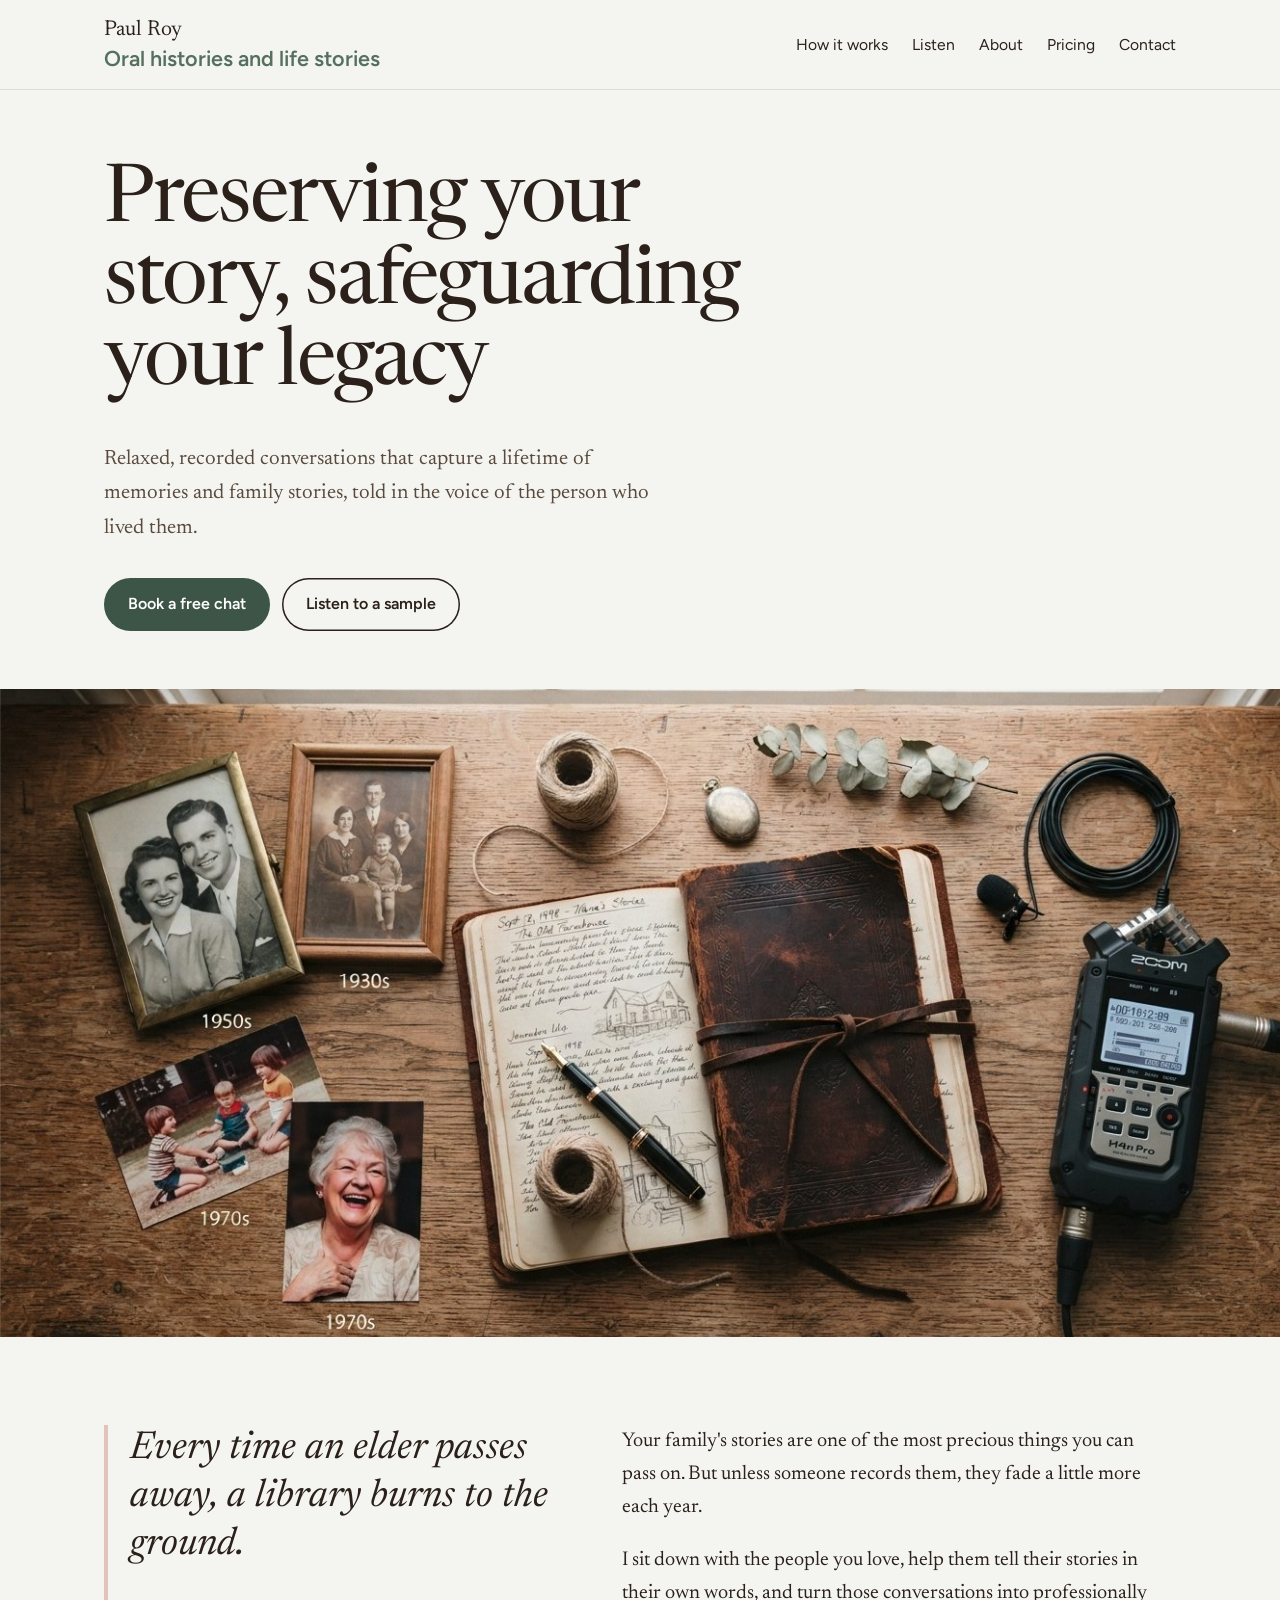
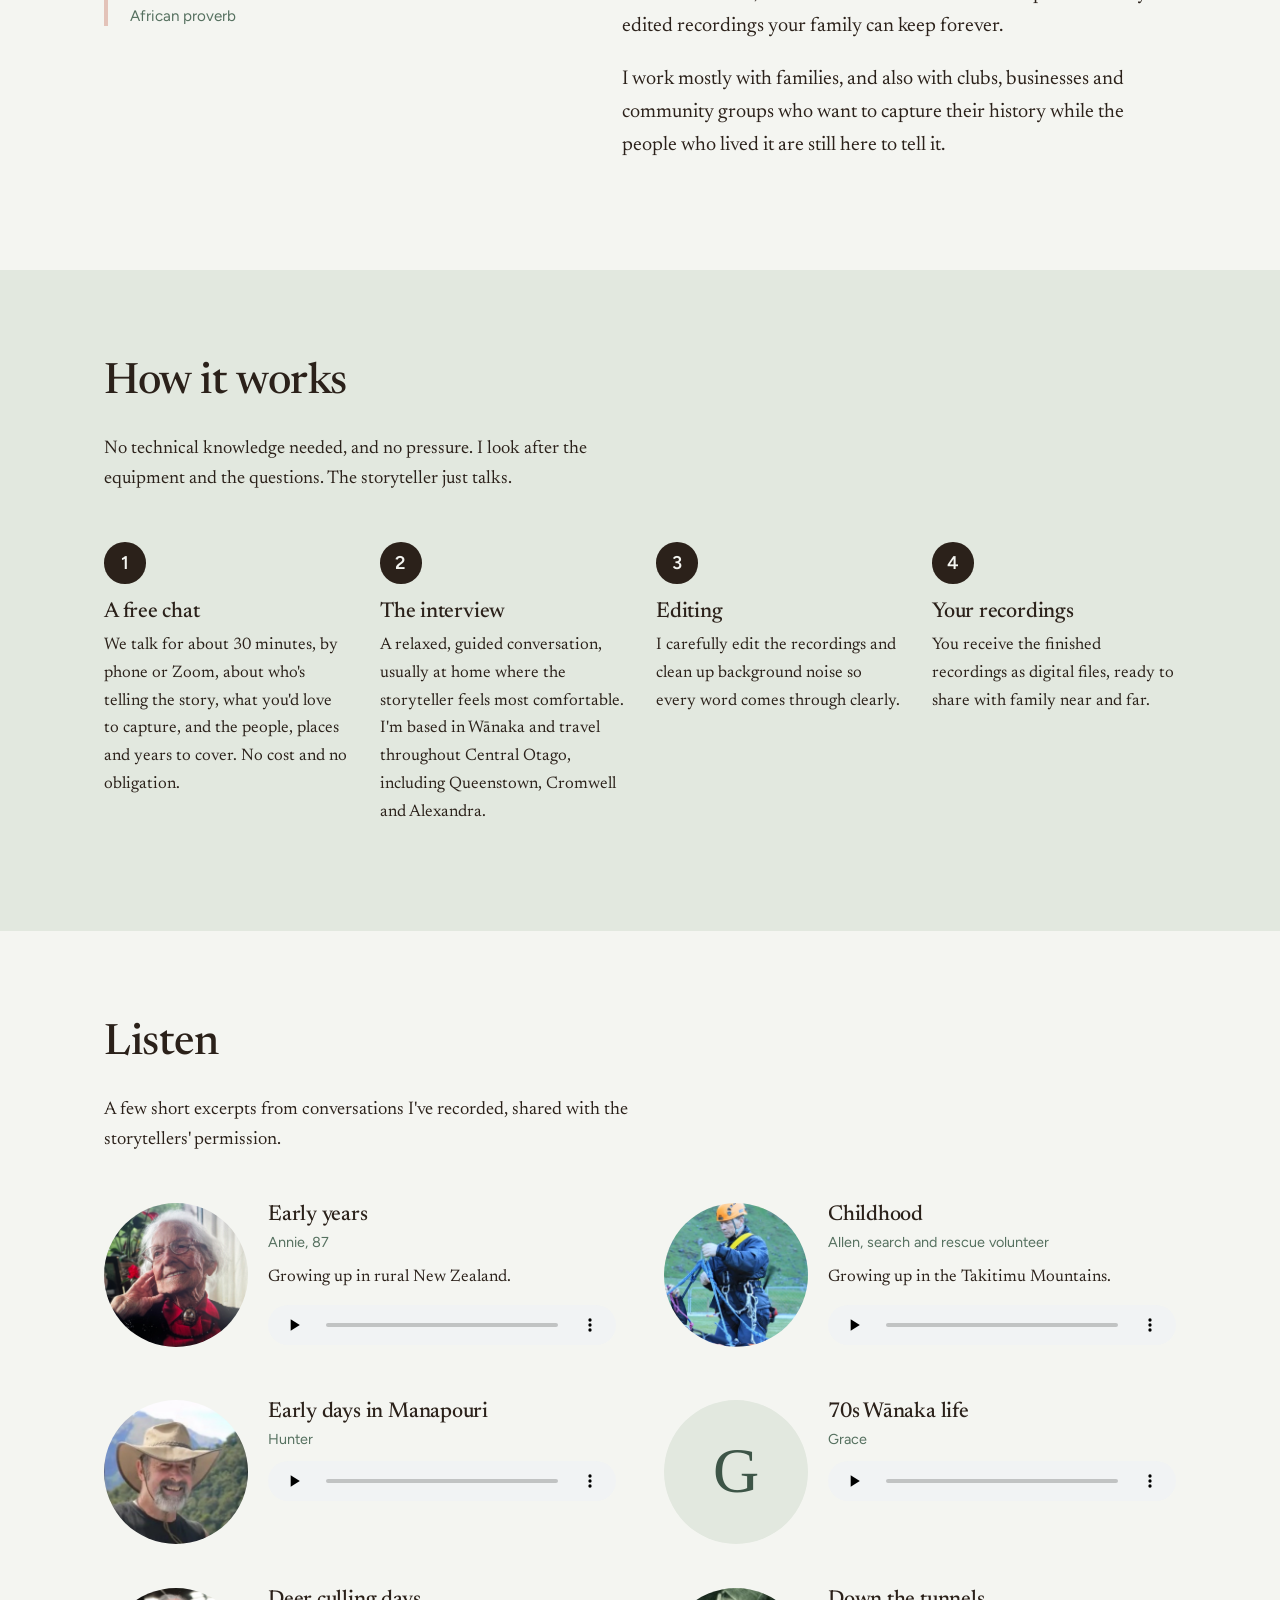
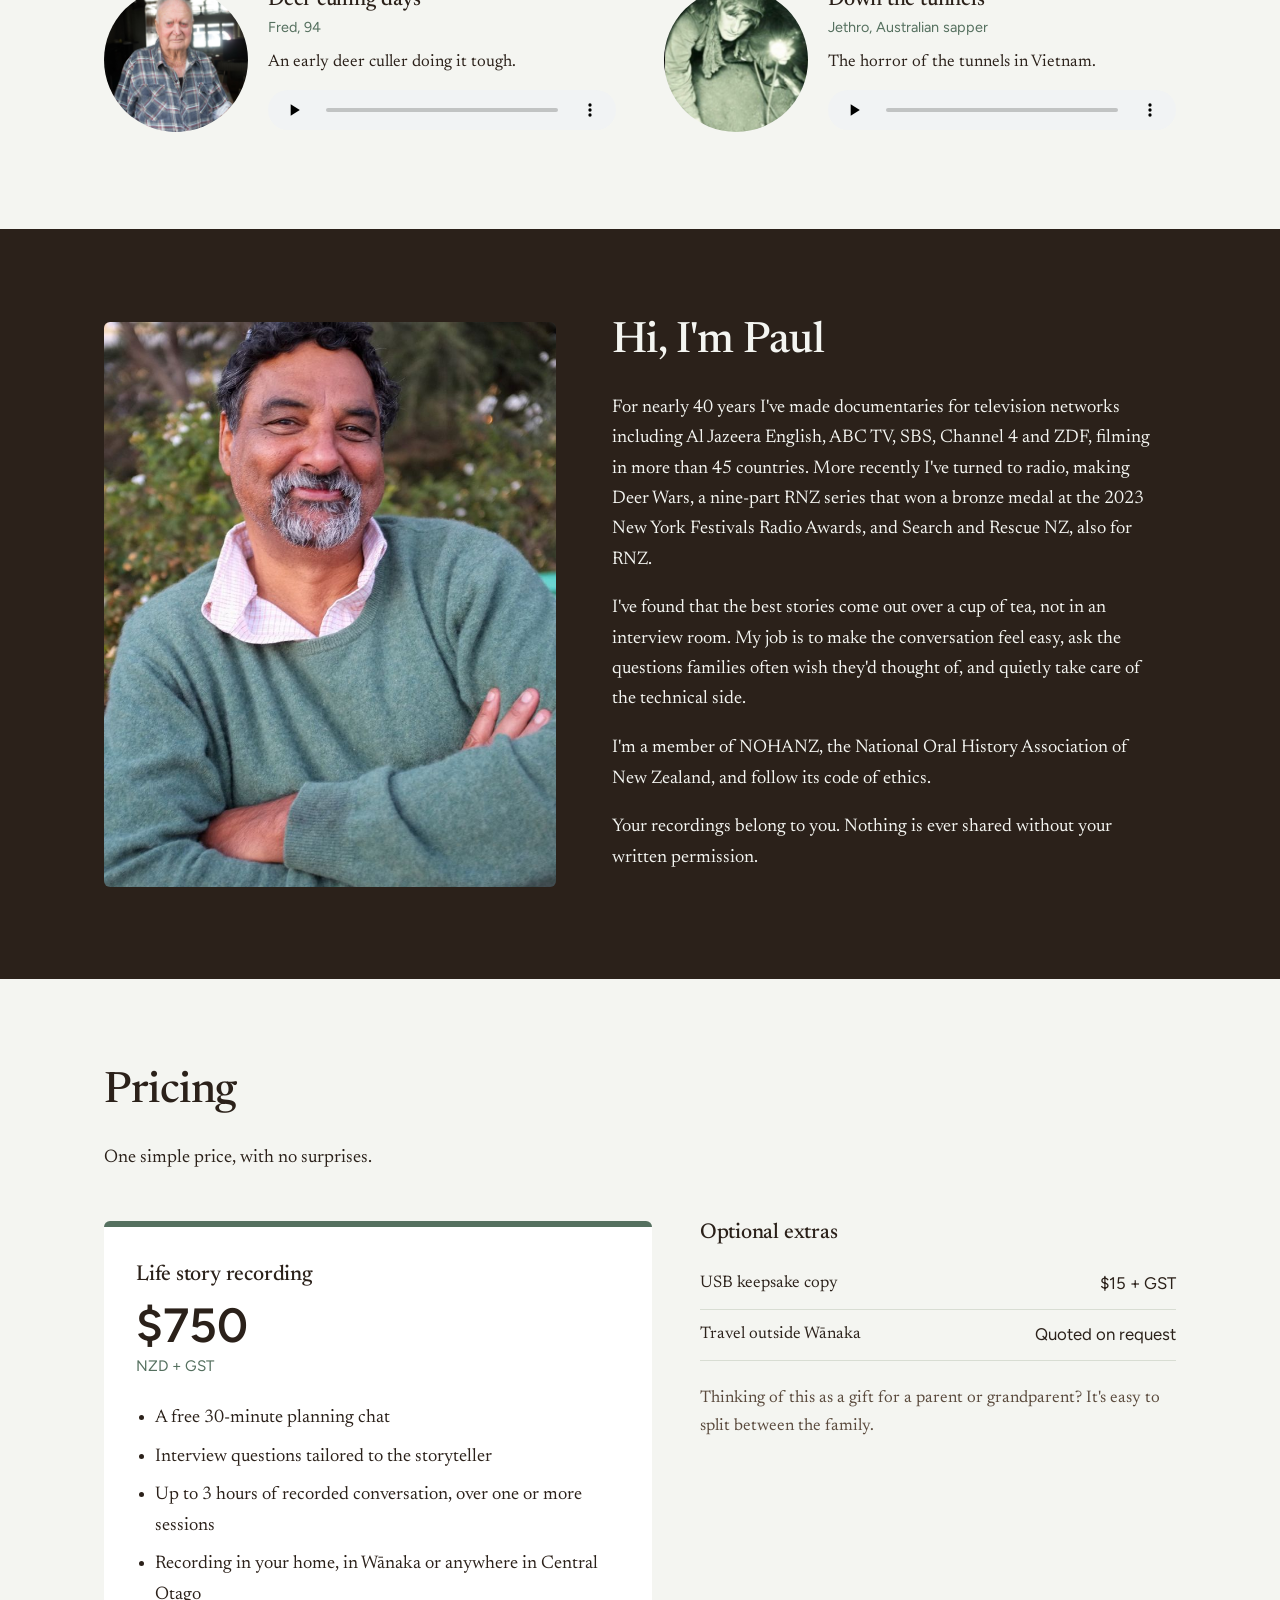
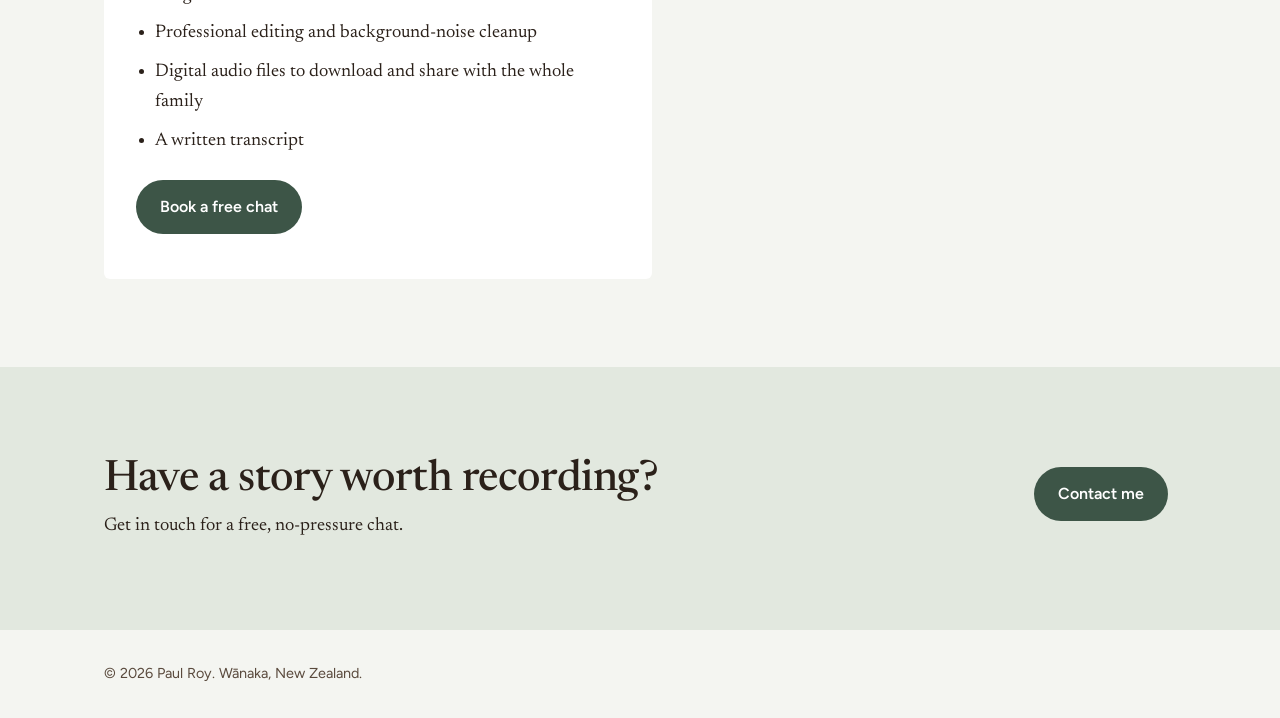
<file: index.html>
<!DOCTYPE html>
<html lang="en-NZ">
<head>
<meta charset="utf-8">
<meta name="viewport" content="width=device-width, initial-scale=1">
<meta name="google-site-verification" content="POAaDpMWw9O-GvE9AEU9MNWPxgPZ7vFk4W-2H9gzs_Y" />
<script async src="https://www.googletagmanager.com/gtag/js?id=G-YC74P72GH6"></script>
<script>
  window.dataLayer = window.dataLayer || [];
  function gtag(){dataLayer.push(arguments);}
  gtag('js', new Date());
  gtag('config', 'G-YC74P72GH6');
</script>
<title>Paul Roy | Oral histories and life stories, Wānaka and Central Otago</title>
<meta name="description" content="Paul Roy records family life stories and oral histories in Wānaka and across Central Otago. Relaxed, guided conversations, professionally edited and kept for future generations.">
<link rel="preconnect" href="https://fonts.googleapis.com">
<link rel="preconnect" href="https://fonts.gstatic.com" crossorigin>
<link href="https://fonts.googleapis.com/css2?family=Figtree:wght@400;600&family=Newsreader:ital,opsz,wght@0,6..72,400;0,6..72,500;1,6..72,400&display=swap" rel="stylesheet">
<link rel="stylesheet" href="style.css?v=4">
<link rel="icon" href="favicon.svg" type="image/svg+xml">
<link rel="canonical" href="https://lifestories.org.nz/">
<meta property="og:type" content="website">
<meta property="og:site_name" content="Paul Roy">
<meta property="og:title" content="Paul Roy | Oral histories and life stories, Wānaka and Central Otago">
<meta property="og:description" content="Paul Roy records family life stories and oral histories in Wānaka and across Central Otago. Relaxed, guided conversations, professionally edited and kept for future generations.">
<meta property="og:url" content="https://lifestories.org.nz/">
<meta property="og:image" content="https://lifestories.org.nz/images/share.jpg">
<meta property="og:image:width" content="1200">
<meta property="og:image:height" content="630">
<meta property="og:image:alt" content="Old family photographs, a leather journal and an audio recorder on a wooden desk">
<meta property="og:locale" content="en_NZ">
<meta name="twitter:card" content="summary_large_image">
<script type="application/ld+json">
{
  "@context": "https://schema.org",
  "@type": "ProfessionalService",
  "name": "Paul Roy, oral histories and life stories",
  "description": "Recorded family life stories and oral histories in Wānaka and across Central Otago.",
  "url": "https://lifestories.org.nz/",
  "image": "https://lifestories.org.nz/images/share.jpg",
  "email": "paulroy41@gmail.com",
  "telephone": "+64273229593",
  "address": {"@type": "PostalAddress", "addressLocality": "Wānaka", "addressCountry": "NZ"},
  "areaServed": "Central Otago, New Zealand",
  "founder": {"@type": "Person", "name": "Paul Roy", "sameAs": "https://www.paulroy41.com/"},
  "makesOffer": {"@type": "Offer", "name": "Life story recording", "price": "750", "priceCurrency": "NZD"}
}
</script>
</head>
<body>
<header class="site-header">
  <div class="wrap">
    <a class="brand" href="index.html">Paul Roy<small>Oral histories and life stories</small></a>
    <nav aria-label="Main">
      <ul class="nav">
        <li><a href="index.html#how">How it works</a></li>
        <li><a href="index.html#listen">Listen</a></li>
        <li><a href="index.html#about">About</a></li>
        <li><a href="index.html#pricing">Pricing</a></li>
        <li><a href="contact.html">Contact</a></li>
      </ul>
    </nav>
  </div>
</header>

<main>
  <section class="hero">
    <div class="wrap">
      <div class="hero-text">
        <h1>Preserving your story, safeguarding your legacy</h1>
        <p>Relaxed, recorded conversations that capture a lifetime of memories and family stories, told in the voice of the person who lived them.</p>
        <a class="btn" href="contact.html">Book a free chat</a>
        <a class="btn btn-quiet" href="#listen">Listen to a sample</a>
      </div>
    </div>
    <img class="hero-photo" src="images/hero.jpg" alt="Old family photographs, a leather journal and an audio recorder laid out on a wooden desk" width="1328" height="769">
  </section>

  <section class="section why">
    <div class="wrap">
      <blockquote>
        <p>Every time an elder passes away, a library burns to the ground.</p>
        <footer>African proverb</footer>
      </blockquote>
      <div class="body">
        <p>Your family's stories are one of the most precious things you can pass on. But unless someone records them, they fade a little more each year.</p>
        <p>I sit down with the people you love, help them tell their stories in their own words, and turn those conversations into professionally edited recordings your family can keep forever.</p>
        <p>I work mostly with families, and also with clubs, businesses and community groups who want to capture their history while the people who lived it are still here to tell it.</p>
      </div>
    </div>
  </section>

  <section class="section process" id="how">
    <div class="wrap">
      <div class="lede">
        <h2>How it works</h2>
        <p>No technical knowledge needed, and no pressure. I look after the equipment and the questions. The storyteller just talks.</p>
      </div>
      <ol class="steps">
        <li>
          <h3>A free chat</h3>
          <p>We talk for about 30 minutes, by phone or Zoom, about who's telling the story, what you'd love to capture, and the people, places and years to cover. No cost and no obligation.</p>
        </li>
        <li>
          <h3>The interview</h3>
          <p>A relaxed, guided conversation, usually at home where the storyteller feels most comfortable. I'm based in Wānaka and travel throughout Central Otago, including Queenstown, Cromwell and Alexandra.</p>
        </li>
        <li>
          <h3>Editing</h3>
          <p>I carefully edit the recordings and clean up background noise so every word comes through clearly.</p>
        </li>
        <li>
          <h3>Your recordings</h3>
          <p>You receive the finished recordings as digital files, ready to share with family near and far.</p>
        </li>
      </ol>
    </div>
  </section>

  <section class="section listen" id="listen">
    <div class="wrap">
      <div class="lede">
        <h2>Listen</h2>
        <p>A few short excerpts from conversations I've recorded, shared with the storytellers' permission.</p>
      </div>
      <ul class="episode-list">
        <li class="episode">
          <img src="images/interview-4.jpg" alt="An elderly woman smiling at home" width="144" height="144" loading="lazy">
          <div>
            <h3>Early years</h3>
            <div class="meta">Annie, 87</div>
            <p>Growing up in rural New Zealand.</p>
            <audio controls preload="none" src="audio/interview-4.mp3">Your browser can't play this clip.</audio>
          </div>
        </li>
        <li class="episode">
          <img src="images/interview-3.jpg" alt="Allen, in search and rescue gear" width="144" height="144" loading="lazy">
          <div>
            <h3>Childhood</h3>
            <div class="meta">Allen, search and rescue volunteer</div>
            <p>Growing up in the Takitimu Mountains.</p>
            <audio controls preload="none" src="audio/interview-3.mp3">Your browser can't play this clip.</audio>
          </div>
        </li>
        <li class="episode">
          <img src="images/interview-5.jpg" alt="Hunter, smiling in a wide-brimmed hat in front of bush-covered mountains" width="144" height="144" loading="lazy">
          <div>
            <h3>Early days in Manapouri</h3>
            <div class="meta">Hunter</div>
            <audio controls preload="none" src="audio/interview-5.mp3">Your browser can't play this clip.</audio>
          </div>
        </li>
        <li class="episode">
          <img src="images/interview-6.svg" alt="" width="144" height="144" loading="lazy">
          <div>
            <h3>70s Wānaka life</h3>
            <div class="meta">Grace</div>
            <audio controls preload="none" src="audio/interview-6.mp3">Your browser can't play this clip.</audio>
          </div>
        </li>
        <li class="episode">
          <img src="images/interview-1.jpg" alt="Fred, a deer culler" width="144" height="144" loading="lazy">
          <div>
            <h3>Deer culling days</h3>
            <div class="meta">Fred, 94</div>
            <p>An early deer culler doing it tough.</p>
            <audio controls preload="none" src="audio/interview-1.mp3">Your browser can't play this clip.</audio>
          </div>
        </li>
        <li class="episode">
          <img src="images/interview-2.jpg" alt="Jethro, a Vietnam War tunnel rat" width="144" height="144" loading="lazy">
          <div>
            <h3>Down the tunnels</h3>
            <div class="meta">Jethro, Australian sapper</div>
            <p>The horror of the tunnels in Vietnam.</p>
            <audio controls preload="none" src="audio/interview-2.mp3">Your browser can't play this clip.</audio>
          </div>
        </li>
      </ul>
    </div>
  </section>

  <section class="section meet" id="about">
    <div class="wrap">
      <img src="images/portrait.jpg" alt="Paul Roy, smiling, sitting on a garden bench" width="800" height="1000" loading="lazy">
      <div class="body">
        <h2>Hi, I'm Paul</h2>
        <p>For nearly 40 years I've made documentaries for television networks including Al Jazeera English, ABC TV, SBS, Channel 4 and ZDF, filming in more than 45 countries. More recently I've turned to radio, making Deer Wars, a nine-part RNZ series that won a bronze medal at the 2023 New York Festivals Radio Awards, and Search and Rescue NZ, also for RNZ.</p>
        <p>I've found that the best stories come out over a cup of tea, not in an interview room. My job is to make the conversation feel easy, ask the questions families often wish they'd thought of, and quietly take care of the technical side.</p>
        <p>I'm a member of NOHANZ, the National Oral History Association of New Zealand, and follow its code of ethics.</p>
        <p>Your recordings belong to you. Nothing is ever shared without your written permission.</p>
      </div>
    </div>
  </section>

  <section class="section pricing" id="pricing">
    <div class="wrap">
      <div class="lede">
        <h2>Pricing</h2>
        <p>One simple price, with no surprises.</p>
      </div>
      <div class="package">
        <div class="price-card">
          <h3>Life story recording</h3>
          <p class="amount">$750</p>
          <p class="note">NZD + GST</p>
          <ul>
            <li>A free 30-minute planning chat</li>
            <li>Interview questions tailored to the storyteller</li>
            <li>Up to 3 hours of recorded conversation, over one or more sessions</li>
            <li>Recording in your home, in Wānaka or anywhere in Central Otago</li>
            <li>Professional editing and background-noise cleanup</li>
            <li>Digital audio files to download and share with the whole family</li>
            <li>A written transcript</li>
          </ul>
          <a class="btn" href="contact.html">Book a free chat</a>
        </div>
        <div class="extras">
          <h3>Optional extras</h3>
          <dl>
            <div><dt>USB keepsake copy</dt><dd>$15 + GST</dd></div>
            <div><dt>Travel outside Wānaka</dt><dd>Quoted on request</dd></div>
          </dl>
          <p>Thinking of this as a gift for a parent or grandparent? It's easy to split between the family.</p>
        </div>
      </div>
    </div>
  </section>

  <!-- TESTIMONIALS: switched off until Paul has real ones from real clients.
       To turn on, delete the line that starts with "<!- -" above the section
       and the line that ends with "- ->" below it (written with spaces here).
  <section class="section kind-words">
    <div class="wrap">
      <h2>Kind words</h2>
      <blockquote>"[Quote from a real client]"<cite>[First name, town]</cite></blockquote>
      <blockquote>"[Quote from a real client]"<cite>[First name, town]</cite></blockquote>
    </div>
  </section>
  -->

  <section class="section cta">
    <div class="wrap">
      <div>
        <h2>Have a story worth recording?</h2>
        <p>Get in touch for a free, no-pressure chat.</p>
      </div>
      <a class="btn" href="contact.html">Contact me</a>
    </div>
  </section>
</main>
<footer class="site-footer">
  <div class="wrap">&copy; 2026 Paul Roy. Wānaka, New Zealand.</div>
</footer>
</body>
</html>
</file>
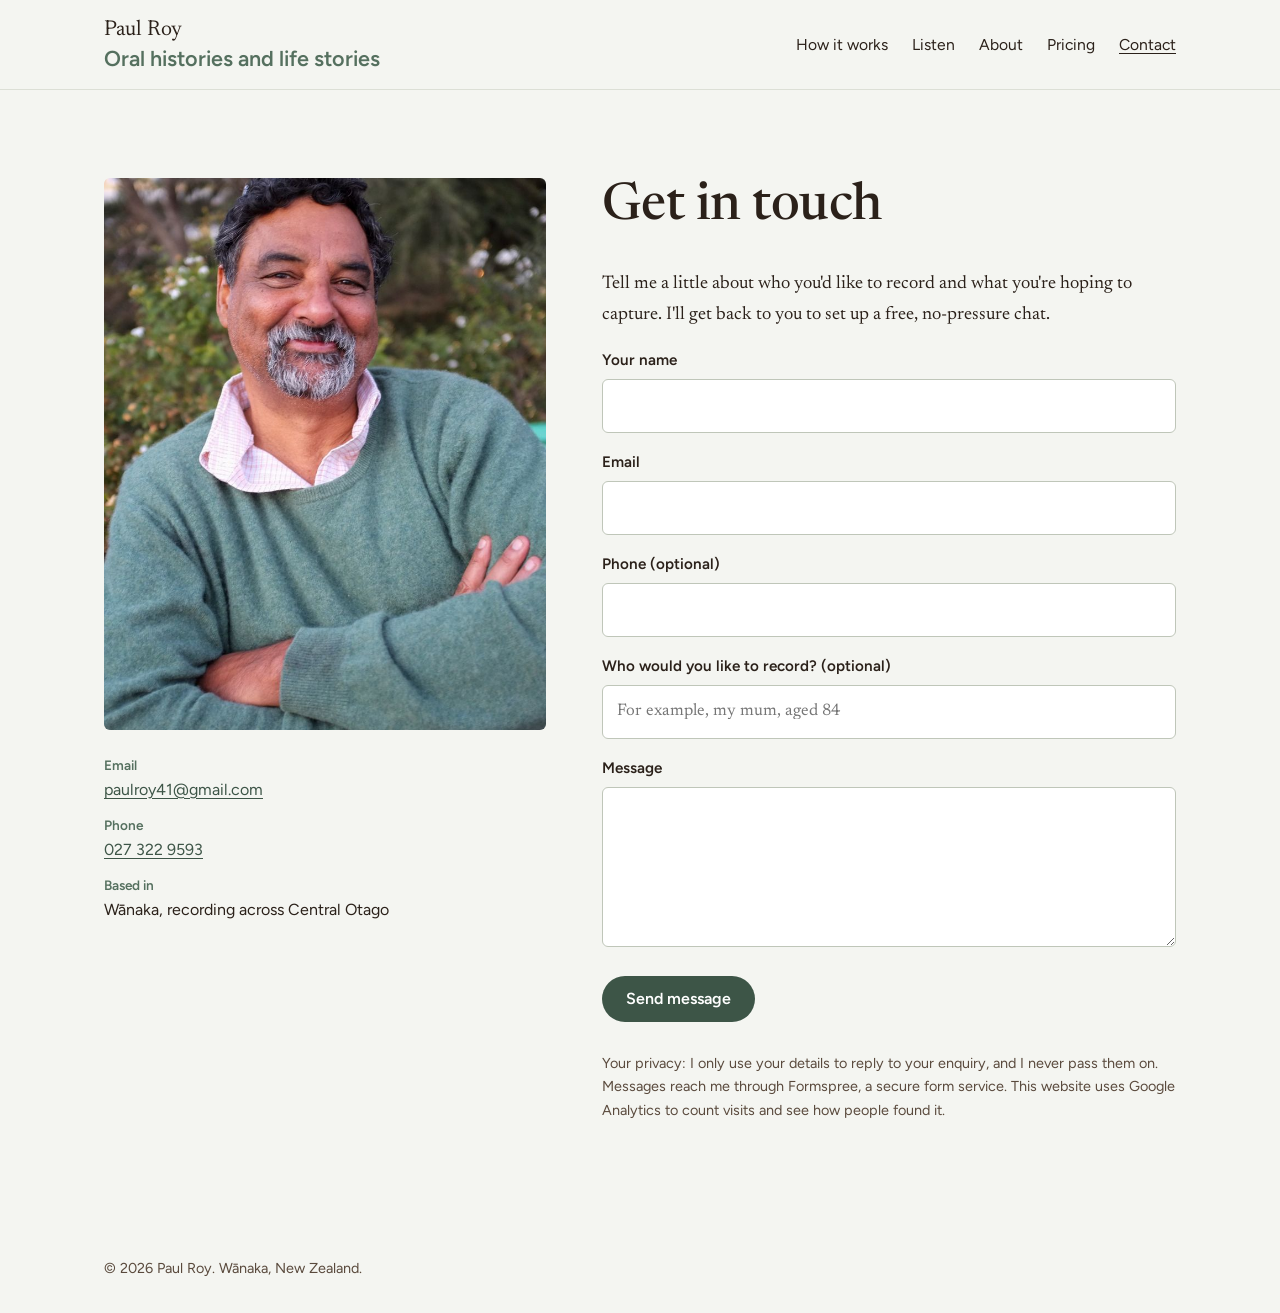
<file: contact.html>
<!DOCTYPE html>
<html lang="en-NZ">
<head>
<meta charset="utf-8">
<meta name="viewport" content="width=device-width, initial-scale=1">
<script async src="https://www.googletagmanager.com/gtag/js?id=G-YC74P72GH6"></script>
<script>
  window.dataLayer = window.dataLayer || [];
  function gtag(){dataLayer.push(arguments);}
  gtag('js', new Date());
  gtag('config', 'G-YC74P72GH6');
</script>
<title>Contact | Paul Roy</title>
<meta name="description" content="Paul Roy records family life stories and oral histories in Wānaka and across Central Otago. Relaxed, guided conversations, professionally edited and kept for future generations.">
<link rel="preconnect" href="https://fonts.googleapis.com">
<link rel="preconnect" href="https://fonts.gstatic.com" crossorigin>
<link href="https://fonts.googleapis.com/css2?family=Figtree:wght@400;600&family=Newsreader:ital,opsz,wght@0,6..72,400;0,6..72,500;1,6..72,400&display=swap" rel="stylesheet">
<link rel="stylesheet" href="style.css?v=4">
<link rel="icon" href="favicon.svg" type="image/svg+xml">
<link rel="canonical" href="https://lifestories.org.nz/contact">
<meta property="og:type" content="website">
<meta property="og:site_name" content="Paul Roy">
<meta property="og:title" content="Contact Paul Roy | Oral histories and life stories">
<meta property="og:description" content="Paul Roy records family life stories and oral histories in Wānaka and across Central Otago. Relaxed, guided conversations, professionally edited and kept for future generations.">
<meta property="og:url" content="https://lifestories.org.nz/contact">
<meta property="og:image" content="https://lifestories.org.nz/images/share.jpg">
<meta property="og:image:width" content="1200">
<meta property="og:image:height" content="630">
<meta property="og:image:alt" content="Old family photographs, a leather journal and an audio recorder on a wooden desk">
<meta property="og:locale" content="en_NZ">
<meta name="twitter:card" content="summary_large_image">
</head>
<body>
<header class="site-header">
  <div class="wrap">
    <a class="brand" href="index.html">Paul Roy<small>Oral histories and life stories</small></a>
    <nav aria-label="Main">
      <ul class="nav">
        <li><a href="index.html#how">How it works</a></li>
        <li><a href="index.html#listen">Listen</a></li>
        <li><a href="index.html#about">About</a></li>
        <li><a href="index.html#pricing">Pricing</a></li>
        <li><a href="contact.html" aria-current="page">Contact</a></li>
      </ul>
    </nav>
  </div>
</header>

<main class="section contact-page">
  <div class="wrap">
    <div>
      <img src="images/portrait.jpg" alt="Paul Roy" width="800" height="1000">
      <ul class="details">
        <li><strong>Email</strong><a href="mailto:paulroy41@gmail.com">paulroy41@gmail.com</a></li>
        <li><strong>Phone</strong><a href="tel:+64273229593">027 322 9593</a></li>
        <li><strong>Based in</strong>Wānaka, recording across Central Otago</li>
      </ul>
    </div>
    <div>
      <h1 style="font-size:clamp(2.2rem,5vw,3.25rem)">Get in touch</h1>
      <p>Tell me a little about who you'd like to record and what you're hoping to capture. I'll get back to you to set up a free, no-pressure chat.</p>
          <form action="https://formspree.io/f/mnpnekzv" method="POST">
        <div><label for="name">Your name</label><input id="name" name="name" type="text" autocomplete="name" required></div>
        <div><label for="email">Email</label><input id="email" name="email" type="email" autocomplete="email" required></div>
        <div><label for="phone">Phone (optional)</label><input id="phone" name="phone" type="tel" autocomplete="tel"></div>
        <div><label for="who">Who would you like to record? (optional)</label><input id="who" name="who" type="text" placeholder="For example, my mum, aged 84"></div>
        <div><label for="message">Message</label><textarea id="message" name="message" required></textarea></div>
        <div><button class="btn" type="submit">Send message</button></div>
      </form>
      <p style="font-family:var(--sans);font-size:.9rem;color:var(--walnut-soft);margin-top:1.25rem">Your privacy: I only use your details to reply to your enquiry, and I never pass them on. Messages reach me through Formspree, a secure form service. This website uses Google Analytics to count visits and see how people found it.</p>
    </div>
  </div>
</main>
<footer class="site-footer">
  <div class="wrap">&copy; 2026 Paul Roy. Wānaka, New Zealand.</div>
</footer>
</body>
</html>
</file>
<file: style.css>
/* ==========================================================
   Paul Roy Oral Histories
   Colours come from the two key photos: the walnut desk,
   the eucalyptus sprig and Paul's jumper, and his shirt collar.
   ========================================================== */
:root {
  --walnut: #2b211a;     /* main text and dark panels */
  --walnut-soft: #5a4a3d;
  --gum: #55705f;        /* eucalyptus green */
  --gum-dark: #3d5547;   /* buttons and links */
  --gum-pale: #e2e8df;   /* soft panels */
  --paper: #f4f5f1;      /* page background */
  --blush: #e3c3b9;      /* small accents only */

  --serif: "Newsreader", Georgia, "Times New Roman", serif;
  --sans: "Figtree", "Helvetica Neue", Arial, sans-serif;

  --measure: 34rem;
  --wide: 70rem;
}

/* ----------------------------------------------------------
   PLACEHOLDER HIGHLIGHT
   Text Paul still needs to fill in is wrapped in
   <span class="ph">. When it's all done, delete this rule.
   ---------------------------------------------------------- */
.ph { background: #fff0a0; color: #3a3200; padding: 0 .2em; border-radius: 2px; }

*, *::before, *::after { box-sizing: border-box; }
html { scroll-behavior: smooth; }
@media (prefers-reduced-motion: reduce) { html { scroll-behavior: auto; } }

body {
  margin: 0;
  background: var(--paper);
  color: var(--walnut);
  font-family: var(--serif);
  font-size: 1.15rem;
  line-height: 1.65;
  -webkit-font-smoothing: antialiased;
}
img { max-width: 100%; height: auto; display: block; }
a { color: var(--gum-dark); text-underline-offset: .18em; }
a:hover { color: var(--walnut); }
:focus-visible { outline: 3px solid var(--gum); outline-offset: 3px; }

h1, h2, h3 { font-weight: 500; line-height: 1.15; margin: 0 0 .6em; letter-spacing: -.01em; }
h2 { font-size: clamp(2rem, 4vw, 2.7rem); }
h3 { font-size: 1.35rem; }
p { margin: 0 0 1em; }

.wrap { max-width: var(--wide); margin: 0 auto; padding: 0 1.5rem; }
.section { padding: 5.5rem 0; }
.lede { max-width: var(--measure); margin-bottom: 3rem; }

/* ---------------- Header ---------------- */
.site-header { font-family: var(--sans); border-bottom: 1px solid #dcdfd6; }
.site-header .wrap {
  display: flex; align-items: center; justify-content: space-between;
  gap: .75rem 1.5rem; padding-top: 1.1rem; padding-bottom: 1.1rem; flex-wrap: wrap;
}
.brand { font-family: var(--serif); font-size: 1.35rem; color: var(--walnut); text-decoration: none; line-height: 1.2; }
.brand small { display: block; font-family: var(--sans); font-size: 1.35rem; font-weight: 600; color: var(--gum); margin-top: .1em; }
.nav { display: flex; flex-wrap: wrap; gap: .5rem 1.5rem; list-style: none; margin: 0; padding: 0; font-size: .98rem; }
.nav a { color: var(--walnut); text-decoration: none; }
.nav a:hover, .nav a[aria-current="page"] { text-decoration: underline; }

/* ---------------- Hero ----------------
   Words first, then the desk photo as a wide banner. */
.hero { padding: 4.5rem 0 0; }
.hero-text { max-width: 44rem; margin-bottom: 3rem; }
.hero h1 {
  font-size: clamp(2.6rem, 6.5vw, 5rem);
  font-weight: 400; line-height: 1.02; letter-spacing: -.025em; margin-bottom: .45em;
}
.hero p { font-size: 1.3rem; color: var(--walnut-soft); max-width: 36rem; margin-bottom: 2rem; }
.hero-photo { width: 100%; max-height: 72vh; object-fit: cover; object-position: center 60%; }

.btn {
  display: inline-block; font-family: var(--sans); font-weight: 600; font-size: 1rem;
  padding: .85rem 1.5rem; border-radius: 999px; background: var(--gum-dark); color: #fff;
  text-decoration: none; border: 0; cursor: pointer; margin: 0 .5rem .6rem 0;
}
.btn:hover { background: var(--walnut); color: #fff; }
.btn-quiet { background: transparent; color: var(--walnut); box-shadow: inset 0 0 0 1.5px var(--walnut); }
.btn-quiet:hover { background: var(--walnut); color: var(--paper); }

/* ---------------- Why it matters ---------------- */
.why .wrap { display: grid; grid-template-columns: 1fr 1.2fr; gap: 3.5rem; align-items: start; }
.why blockquote {
  margin: 0; font-size: clamp(1.7rem, 3.2vw, 2.4rem); line-height: 1.25; font-style: italic;
  border-left: 4px solid var(--blush); padding-left: 1.4rem;
}
.why blockquote footer { font-family: var(--sans); font-style: normal; font-size: .95rem; color: var(--gum); margin-top: 1rem; }
.why .body { max-width: var(--measure); font-size: 1.25rem; }

/* ---------------- How it works (a real sequence, so numbered) ---------------- */
.process { background: var(--gum-pale); }
.steps { list-style: none; margin: 0; padding: 0; display: grid; grid-template-columns: repeat(4, 1fr); gap: 2rem; counter-reset: step; }
.steps li { counter-increment: step; }
.steps li::before {
  content: counter(step);
  display: grid; place-items: center; width: 2.6rem; height: 2.6rem; border-radius: 50%;
  background: var(--walnut); color: var(--paper); font-family: var(--sans); font-weight: 600;
  margin-bottom: 1rem;
}
.steps h3 { margin-bottom: .35em; }
.steps p { font-size: 1.05rem; }

/* ---------------- Listen ---------------- */
.episode-list { list-style: none; margin: 0; padding: 0; display: grid; grid-template-columns: 1fr 1fr; gap: 2.75rem 3rem; }
.episode { display: grid; grid-template-columns: 9rem 1fr; gap: 1.25rem; align-items: start; }
.episode img { width: 9rem; height: 9rem; object-fit: cover; border-radius: 50%; }
.episode h3 { margin-bottom: .15em; }
.episode .meta { font-family: var(--sans); font-size: .9rem; color: var(--gum); margin-bottom: .6em; }
.episode p { font-size: 1.05rem; margin-bottom: .8em; }
.episode audio { width: 100%; height: 40px; }

/* ---------------- Meet Paul ---------------- */
.meet { background: var(--walnut); color: var(--paper); }
.meet .wrap { display: grid; grid-template-columns: 1fr 1.25fr; gap: 3.5rem; align-items: center; }
.meet img { border-radius: 6px; }
.meet .body { max-width: var(--measure); }
.meet a { color: var(--blush); }

/* ---------------- Pricing ---------------- */
.package { display: grid; grid-template-columns: 1.15fr 1fr; gap: 3rem; align-items: start; }
.price-card { background: #fff; border-radius: 6px; padding: 2.25rem 2rem; border-top: 6px solid var(--gum); }
.price-card .amount { font-family: var(--sans); font-size: 3rem; font-weight: 600; line-height: 1; margin: .2rem 0 .3rem; }
.price-card .note { font-family: var(--sans); font-size: .95rem; color: var(--gum); margin-bottom: 1.5rem; }
.price-card ul { margin: 0 0 1.5rem; padding-left: 1.2rem; }
.price-card li { margin-bottom: .45em; }
.extras h3 { margin-bottom: .8rem; }
.extras dl { margin: 0; font-size: 1.05rem; }
.extras div { display: flex; justify-content: space-between; gap: 1rem; padding: .7rem 0; border-bottom: 1px solid #d8ddd3; }
.extras dt { margin: 0; }
.extras dd { margin: 0; font-family: var(--sans); white-space: nowrap; }
.extras p { font-size: 1.05rem; margin-top: 1.5rem; color: var(--walnut-soft); }

/* ---------------- Testimonials (switched off until real ones arrive) ---------------- */
.kind-words blockquote { margin: 0 0 2rem; font-size: 1.3rem; font-style: italic; max-width: 40rem; }
.kind-words cite { display: block; font-family: var(--sans); font-style: normal; font-size: .95rem; color: var(--gum); margin-top: .5rem; }

/* ---------------- Contact strip ---------------- */
.cta { background: var(--gum-pale); }
.cta .wrap { display: flex; justify-content: space-between; align-items: center; gap: 2rem; flex-wrap: wrap; }
.cta h2 { margin: 0; }
.cta p { margin: .4rem 0 0; }

/* ---------------- Contact page ---------------- */
.contact-page .wrap { display: grid; grid-template-columns: 1fr 1.3fr; gap: 3.5rem; align-items: start; }
.contact-page img { border-radius: 6px; margin-bottom: 1.5rem; }
.details { font-family: var(--sans); font-size: 1rem; list-style: none; padding: 0; margin: 0; }
.details li { margin-bottom: .7rem; }
.details strong { display: block; font-weight: 600; color: var(--gum); font-size: .85rem; }
form { display: grid; gap: 1.1rem; }
label { font-family: var(--sans); font-weight: 600; font-size: .95rem; display: block; margin-bottom: .35rem; }
input, textarea {
  width: 100%; font: inherit; font-size: 1.05rem; padding: .75rem .9rem;
  border: 1.5px solid #bfc6b9; border-radius: 6px; background: #fff; color: var(--walnut);
}
input:focus, textarea:focus { border-color: var(--gum-dark); outline: 2px solid var(--gum-dark); outline-offset: 0; }
textarea { min-height: 10rem; resize: vertical; }

/* ---------------- Footer ---------------- */
.site-footer { font-family: var(--sans); font-size: .9rem; color: var(--walnut-soft); padding: 2rem 0; }

/* ---------------- Smaller screens ---------------- */
@media (max-width: 900px) {
  .steps { grid-template-columns: 1fr 1fr; }
  .why .wrap, .meet .wrap, .package, .contact-page .wrap { grid-template-columns: 1fr; gap: 2.25rem; }
  .episode-list { grid-template-columns: 1fr; }
  .meet img { max-width: 26rem; }
}
@media (max-width: 600px) {
  .section { padding: 3.5rem 0; }
  /* On phones the desk photo comes first, to catch the eye */
  .hero { padding-top: 0; display: flex; flex-direction: column; }
  .hero-photo { order: -1; max-height: none; height: auto; margin-bottom: 2.25rem; }
  .steps { grid-template-columns: 1fr; }
  .episode { grid-template-columns: 5.5rem 1fr; gap: 1rem; }
  .episode img { width: 5.5rem; height: 5.5rem; }
}
</file>
